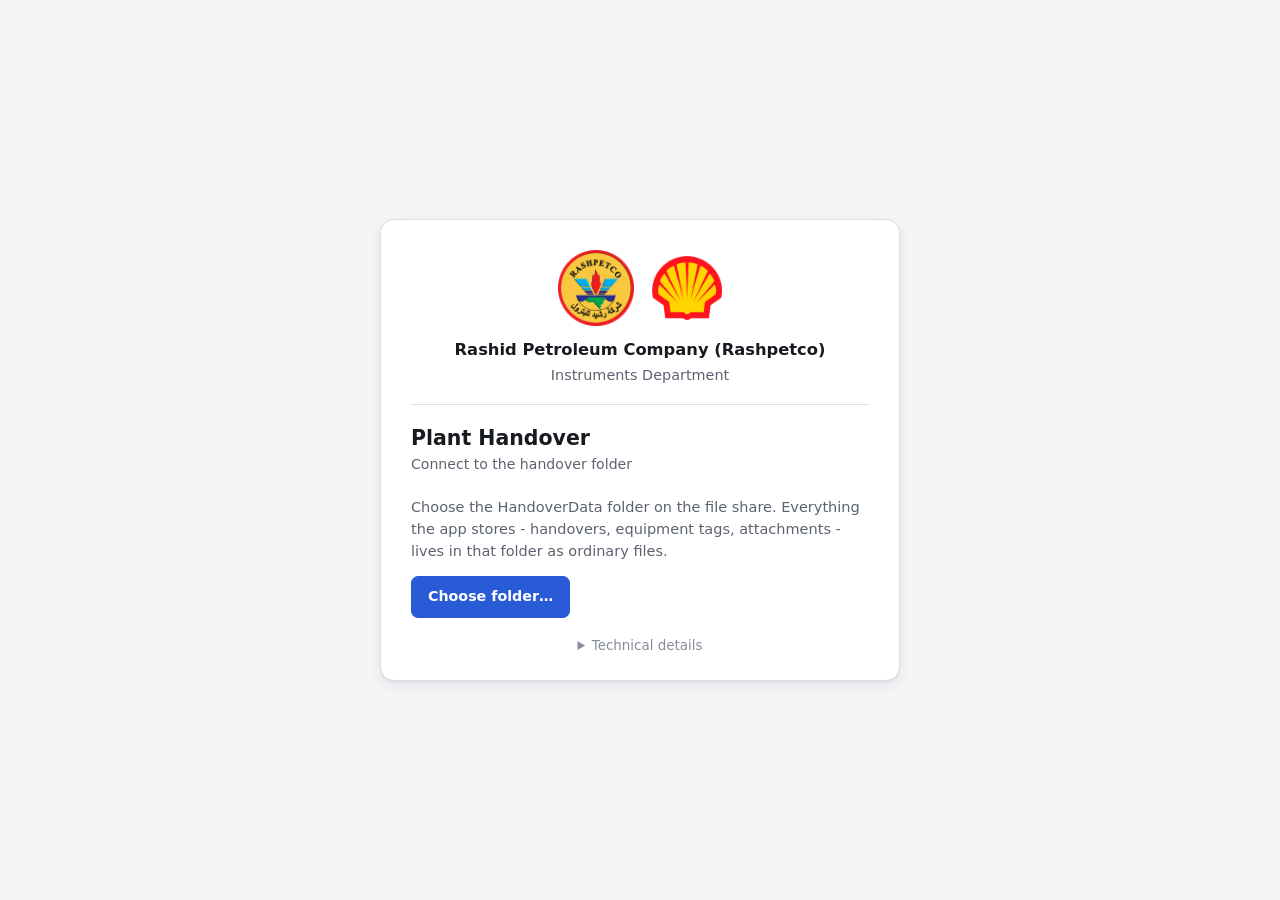
<file: index.html>
<!DOCTYPE html>
<html lang="en" dir="ltr">
<head>
<meta charset="utf-8">
<meta name="viewport" content="width=device-width, initial-scale=1">
<title>Plant Handover – Rashpetco Instruments</title>
<link rel="icon" type="image/png" href="img/favicon.png">
<link rel="stylesheet" href="css/app.css">
</head>
<body>

<!-- ======================= SETUP / GATE SCREEN ======================= -->
<div id="gate" class="gate">
  <div class="gate-card">
    <div class="gate-org">
      <div class="org-logos">
        <img src="img/rashpetco.png" alt="Rashpetco" class="logo-rashpetco">
        <img src="img/shell.png" alt="Shell" class="logo-shell">
      </div>
      <div class="org-name" data-i18n="org.company">Rashid Petroleum Company (Rashpetco)</div>
      <div class="org-dept" data-i18n="org.dept">Instruments Department</div>
    </div>
    <div class="gate-brand">
      <div>
        <h1 id="gate-title">Plant Handover</h1>
        <p id="gate-sub">Shift handovers linked to plant equipment</p>
      </div>
    </div>
    <div id="gate-body"></div>
    <div class="gate-foot" id="gate-foot"></div>
  </div>
</div>

<!-- ======================= MAIN APP ======================= -->
<div id="app" class="app hidden">

  <header class="topbar">
    <button class="icon-btn menu-toggle" id="nav-toggle" aria-label="Menu">
      <svg viewBox="0 0 24 24" width="22" height="22"><path fill="currentColor" d="M3 6h18v2H3zm0 5h18v2H3zm0 5h18v2H3z"/></svg>
    </button>
    <div class="topbar-brand">
      <img src="img/rashpetco.png" alt="Rashpetco" class="logo-rashpetco">
      <img src="img/shell.png" alt="Shell" class="logo-shell">
      <div class="brand-text">
        <span class="brand-app" data-i18n="app.name">Plant Handover</span>
        <span class="brand-org"><span data-i18n="org.short">Rashpetco</span> · <span data-i18n="org.dept">Instruments Department</span></span>
      </div>
    </div>

    <div class="topbar-search">
      <svg viewBox="0 0 24 24" width="16" height="16" aria-hidden="true"><path fill="currentColor" d="M15.5 14h-.8l-.3-.3a6.5 6.5 0 1 0-.7.7l.3.3v.8l5 5 1.5-1.5-5-5zm-6 0a4.5 4.5 0 1 1 0-9 4.5 4.5 0 0 1 0 9z"/></svg>
      <input type="search" id="global-search" autocomplete="off" data-i18n-ph="search.placeholder" placeholder="Search handovers, tags, comments...">
    </div>

    <div class="topbar-right">
      <div class="view-switch hidden" id="view-switch" role="group" aria-label="Database">
        <button type="button" data-view="managers"><span data-i18n="view.switchMgr">Managers</span></button>
        <button type="button" data-view="engineers"><span data-i18n="view.switchEng">Engineers</span></button>
      </div>
      <button class="icon-btn bell" id="bell-btn" aria-label="Notifications">
        <svg viewBox="0 0 24 24" width="20" height="20"><path fill="currentColor" d="M12 22a2 2 0 0 0 2-2h-4a2 2 0 0 0 2 2zm6-6v-5a6 6 0 0 0-5-5.9V4a1 1 0 1 0-2 0v1.1A6 6 0 0 0 6 11v5l-1.7 1.7V19h15.4v-1.3L18 16z"/></svg>
        <span class="bell-dot hidden" id="bell-dot"></span>
      </button>
      <button class="user-chip" id="user-chip">
        <span class="avatar" id="user-avatar">?</span>
        <span class="user-chip-name" id="user-name-label"></span>
      </button>
    </div>
  </header>

  <div class="shell">
    <nav class="sidenav" id="sidenav">
      <a class="nav-item" data-route="dashboard">
        <svg viewBox="0 0 24 24" width="19" height="19"><path fill="currentColor" d="M3 13h8V3H3v10zm0 8h8v-6H3v6zm10 0h8V11h-8v10zm0-18v6h8V3h-8z"/></svg>
        <span data-i18n="nav.dashboard">Dashboard</span>
      </a>
      <a class="nav-item" data-route="handovers">
        <svg viewBox="0 0 24 24" width="19" height="19"><path fill="currentColor" d="M14 2H6a2 2 0 0 0-2 2v16a2 2 0 0 0 2 2h12a2 2 0 0 0 2-2V8l-6-6zm2 16H8v-2h8v2zm0-4H8v-2h8v2zm-3-5V3.5L18.5 9H13z"/></svg>
        <span data-i18n="nav.handovers">Handovers</span>
      </a>
      <a class="nav-item" data-route="equipment">
        <svg viewBox="0 0 24 24" width="19" height="19"><path fill="currentColor" d="m19.4 13-.9-.5a6.6 6.6 0 0 0 0-2l.9-.5a1 1 0 0 0 .4-1.4l-1-1.7a1 1 0 0 0-1.3-.4l-.9.5a6.9 6.9 0 0 0-1.7-1V5a1 1 0 0 0-1-1h-2a1 1 0 0 0-1 1v1a6.9 6.9 0 0 0-1.7 1l-.9-.5a1 1 0 0 0-1.3.4l-1 1.7A1 1 0 0 0 4.4 10l.9.5a6.6 6.6 0 0 0 0 2l-.9.5a1 1 0 0 0-.4 1.4l1 1.7a1 1 0 0 0 1.3.4l.9-.5a6.9 6.9 0 0 0 1.7 1v1a1 1 0 0 0 1 1h2a1 1 0 0 0 1-1v-1a6.9 6.9 0 0 0 1.7-1l.9.5a1 1 0 0 0 1.3-.4l1-1.7a1 1 0 0 0-.4-1.4zM12 15a3 3 0 1 1 0-6 3 3 0 0 1 0 6z"/></svg>
        <span data-i18n="nav.equipment">Equipment</span>
      </a>
      <a class="nav-item" data-route="notifications">
        <svg viewBox="0 0 24 24" width="19" height="19"><path fill="currentColor" d="M12 22a2 2 0 0 0 2-2h-4a2 2 0 0 0 2 2zm6-6v-5a6 6 0 0 0-5-5.9V4a1 1 0 1 0-2 0v1.1A6 6 0 0 0 6 11v5l-1.7 1.7V19h15.4v-1.3L18 16z"/></svg>
        <span data-i18n="nav.notifications">Notifications</span>
        <span class="nav-count hidden" id="nav-unread"></span>
      </a>
      <div class="nav-sep"></div>
      <a class="nav-item" data-route="profile">
        <svg viewBox="0 0 24 24" width="19" height="19"><path fill="currentColor" d="M12 12a5 5 0 1 0 0-10 5 5 0 0 0 0 10zm0 2c-4 0-9 2-9 5v3h18v-3c0-3-5-5-9-5z"/></svg>
        <span data-i18n="nav.profile">Profile</span>
      </a>
      <a class="nav-item" data-route="admin">
        <svg viewBox="0 0 24 24" width="19" height="19"><path fill="currentColor" d="M12 1 3 5v6c0 5.5 3.8 10.7 9 12 5.2-1.3 9-6.5 9-12V5l-9-4zm0 6a2.5 2.5 0 1 1 0 5 2.5 2.5 0 0 1 0-5zm0 11c-1.7 0-3.9-.9-5-2.7.1-1.6 3.3-2.5 5-2.5s4.9.9 5 2.5c-1.1 1.8-3.3 2.7-5 2.7z"/></svg>
        <span data-i18n="nav.admin">Administration</span>
      </a>

      <div class="nav-foot">
        <div class="folder-status" id="folder-status"></div>
      </div>
    </nav>

    <main class="main" id="view"></main>
  </div>

  <button class="fab" id="fab-new" title="" data-i18n-title="handover.new">
    <svg viewBox="0 0 24 24" width="24" height="24"><path fill="currentColor" d="M19 13h-6v6h-2v-6H5v-2h6V5h2v6h6v2z"/></svg>
  </button>
</div>

<!-- ======================= OVERLAYS ======================= -->
<div class="modal-host hidden" id="modal-host">
  <div class="modal-backdrop" id="modal-backdrop"></div>
  <div class="modal" role="dialog" aria-modal="true">
    <div class="modal-head">
      <h2 id="modal-title"></h2>
      <button class="icon-btn" id="modal-close" aria-label="Close">
        <svg viewBox="0 0 24 24" width="20" height="20"><path fill="currentColor" d="M19 6.4 17.6 5 12 10.6 6.4 5 5 6.4 10.6 12 5 17.6 6.4 19 12 13.4 17.6 19 19 17.6 13.4 12z"/></svg>
      </button>
    </div>
    <div class="modal-body" id="modal-body"></div>
    <div class="modal-foot" id="modal-foot"></div>
  </div>
</div>

<div class="toast-host" id="toast-host"></div>

<div class="busy hidden" id="busy"><div class="spinner"></div><span id="busy-label"></span></div>

<script src="js/i18n.js"></script>
<script src="js/core.js"></script>
<script src="js/seed-tags.js"></script>
<script src="js/seed-staff.js"></script>
<script src="js/store.js"></script>
<script src="js/vendor/xlsx.full.min.js"></script>
<script src="js/import-template.js"></script>
<script src="js/views.js"></script>
<script src="js/app.js"></script>
</body>
</html>
</file>
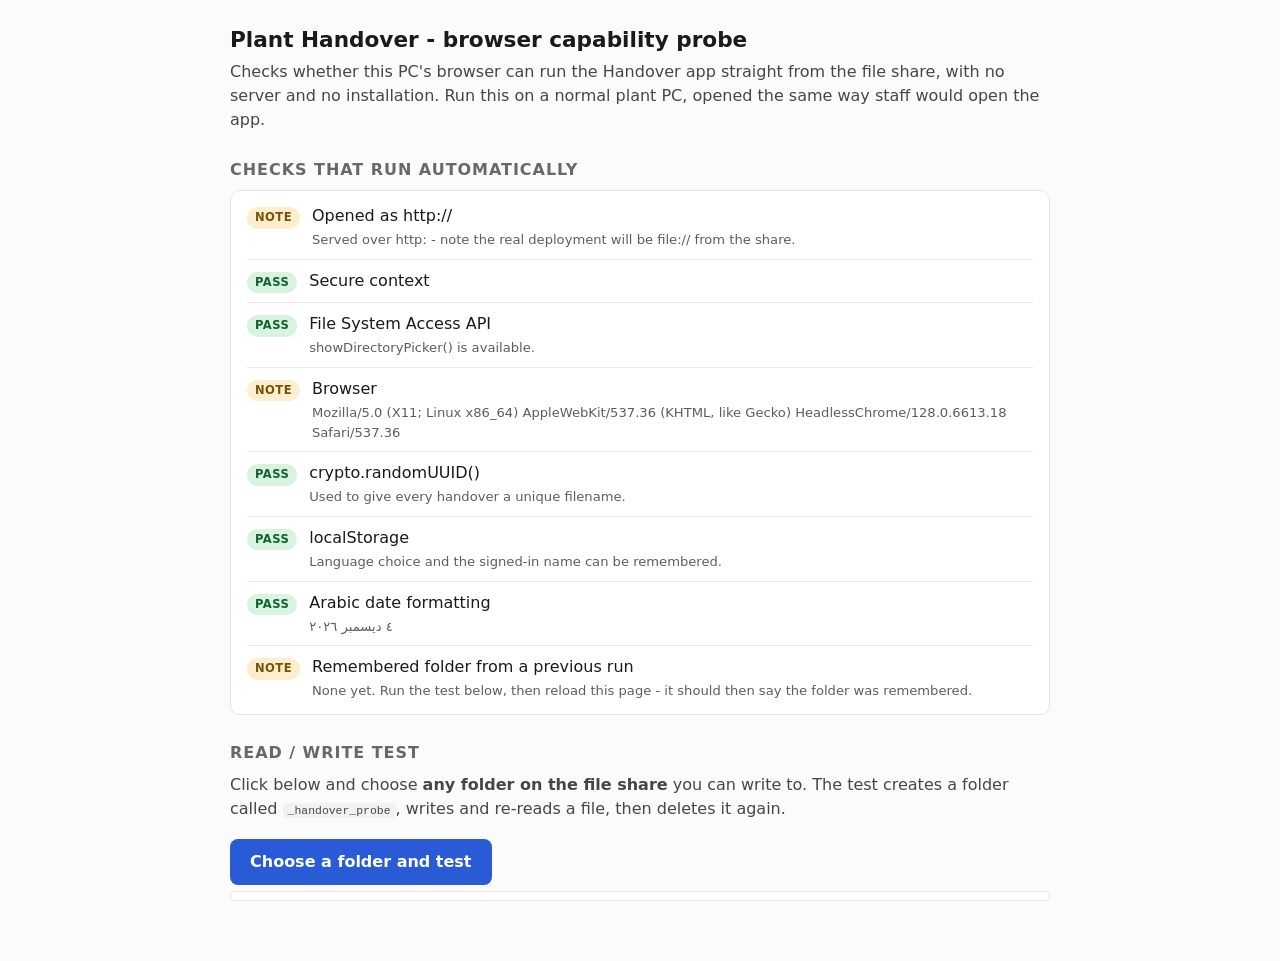
<file: probe.html>
<!DOCTYPE html>
<html lang="en">
<head>
<meta charset="utf-8">
<meta name="viewport" content="width=device-width, initial-scale=1">
<title>Handover - Browser Capability Probe</title>
<style>
  :root { color-scheme: light dark; }
  body {
    font-family: "Segoe UI", system-ui, sans-serif;
    max-width: 820px; margin: 0 auto; padding: 24px 18px 60px;
    line-height: 1.5; background: #fbfbfc; color: #1a1a1c;
  }
  @media (prefers-color-scheme: dark) {
    body { background: #131316; color: #e8e8ea; }
    .card { background: #1c1c20 !important; border-color: #33333a !important; }
    code { background: #26262c !important; }
  }
  h1 { font-size: 1.35rem; margin: 0 0 4px; }
  h2 { font-size: 1rem; margin: 26px 0 8px; text-transform: uppercase; letter-spacing: .06em; opacity: .65; }
  p.lede { margin: 0 0 20px; opacity: .8; }
  .card { background: #fff; border: 1px solid #e3e3e8; border-radius: 10px; padding: 4px 16px; }
  .row { display: flex; gap: 12px; padding: 9px 0; border-bottom: 1px solid rgba(128,128,140,.18); align-items: baseline; }
  .row:last-child { border-bottom: 0; }
  .badge { flex: 0 0 auto; font-size: .72rem; font-weight: 700; padding: 2px 8px; border-radius: 20px; letter-spacing: .04em; }
  .pass { background: #d8f3e0; color: #10632f; }
  .fail { background: #fbdcdc; color: #8c1d1d; }
  .warn { background: #fdeecd; color: #79520a; }
  .name { flex: 1 1 auto; }
  .detail { display: block; font-size: .82rem; opacity: .7; margin-top: 2px; word-break: break-word; }
  button {
    font: inherit; font-weight: 600; cursor: pointer; margin: 18px 0 6px;
    background: #2a5bd7; color: #fff; border: 0; border-radius: 8px; padding: 11px 20px;
  }
  button:hover { background: #2049b4; }
  button:disabled { opacity: .5; cursor: default; }
  code { background: #f0f0f3; padding: 1px 5px; border-radius: 4px; font-size: .88em; }
  #verdict { margin-top: 26px; padding: 14px 16px; border-radius: 10px; font-weight: 600; display: none; }
  .v-ok { background: #d8f3e0; color: #10632f; }
  .v-no { background: #fbdcdc; color: #8c1d1d; }
</style>
</head>
<body>

<h1>Plant Handover - browser capability probe</h1>
<p class="lede">Checks whether this PC's browser can run the Handover app straight from the file share, with no server and no installation. Run this on a normal plant PC, opened the same way staff would open the app.</p>

<h2>Checks that run automatically</h2>
<div class="card" id="static"></div>

<h2>Read / write test</h2>
<p class="lede" style="margin-bottom:0">Click below and choose <strong>any folder on the file share</strong> you can write to. The test creates a folder called <code>_handover_probe</code>, writes and re-reads a file, then deletes it again.</p>
<button id="run">Choose a folder and test</button>
<div class="card" id="live"></div>

<div id="verdict"></div>

<script>
(function () {
  "use strict";

  var DB_NAME = "handover_probe";
  var STORE = "handles";

  function add(container, name, state, detail) {
    var labels = { pass: "PASS", fail: "FAIL", warn: "NOTE" };
    var row = document.createElement("div");
    row.className = "row";
    var b = document.createElement("span");
    b.className = "badge " + state;
    b.textContent = labels[state];
    var n = document.createElement("span");
    n.className = "name";
    n.textContent = name;
    if (detail) {
      var d = document.createElement("span");
      d.className = "detail";
      d.textContent = detail;
      n.appendChild(d);
    }
    row.appendChild(b);
    row.appendChild(n);
    document.getElementById(container).appendChild(row);
  }

  // ---------- automatic checks ----------

  var proto = location.protocol;
  add("static", "Opened as " + proto + "//",
      proto === "file:" ? "pass" : "warn",
      proto === "file:"
        ? "Opened directly from disk or the share - this is how staff will open it."
        : "Served over " + proto + " - note the real deployment will be file:// from the share.");

  add("static", "Secure context", window.isSecureContext ? "pass" : "fail",
      window.isSecureContext ? "" : "The File System Access API is unavailable without this.");

  var hasFSA = typeof window.showDirectoryPicker === "function";
  add("static", "File System Access API", hasFSA ? "pass" : "fail",
      hasFSA ? "showDirectoryPicker() is available."
             : "Missing. Use Microsoft Edge or Google Chrome; Firefox and Safari do not support it.");

  add("static", "Browser", "warn", navigator.userAgent);

  add("static", "crypto.randomUUID()",
      (window.crypto && typeof crypto.randomUUID === "function") ? "pass" : "fail",
      "Used to give every handover a unique filename.");

  try {
    localStorage.setItem("__probe", "1");
    localStorage.removeItem("__probe");
    add("static", "localStorage", "pass", "Language choice and the signed-in name can be remembered.");
  } catch (e) {
    add("static", "localStorage", "fail", String(e));
  }

  try {
    var ar = new Intl.DateTimeFormat("ar-EG", { dateStyle: "long" }).format(new Date());
    add("static", "Arabic date formatting", "pass", ar);
  } catch (e) {
    add("static", "Arabic date formatting", "fail", String(e));
  }

  // IndexedDB - needed to remember the chosen folder between sessions
  function openDb() {
    return new Promise(function (resolve, reject) {
      var req;
      try { req = indexedDB.open(DB_NAME, 1); }
      catch (e) { reject(e); return; }
      req.onupgradeneeded = function () { req.result.createObjectStore(STORE); };
      req.onsuccess = function () { resolve(req.result); };
      req.onerror = function () { reject(req.error || new Error("indexedDB blocked")); };
      req.onblocked = function () { reject(new Error("indexedDB blocked")); };
    });
  }

  function idbPut(key, value) {
    return openDb().then(function (db) {
      return new Promise(function (resolve, reject) {
        var tx = db.transaction(STORE, "readwrite");
        tx.objectStore(STORE).put(value, key);
        tx.oncomplete = function () { resolve(true); };
        tx.onerror = function () { reject(tx.error); };
      });
    });
  }

  function idbGet(key) {
    return openDb().then(function (db) {
      return new Promise(function (resolve, reject) {
        var tx = db.transaction(STORE, "readonly");
        var r = tx.objectStore(STORE).get(key);
        r.onsuccess = function () { resolve(r.result); };
        r.onerror = function () { reject(r.error); };
      });
    });
  }

  // Did a previous run leave a folder handle behind?
  idbGet("folder").then(function (handle) {
    if (!handle) {
      add("static", "Remembered folder from a previous run", "warn",
          "None yet. Run the test below, then reload this page - it should then say the folder was remembered.");
      return;
    }
    if (!handle.queryPermission) {
      add("static", "Remembered folder from a previous run", "warn", "Stored, but permission cannot be checked.");
      return;
    }
    return handle.queryPermission({ mode: "readwrite" }).then(function (state) {
      add("static", "Remembered folder from a previous run",
          state === "granted" ? "pass" : "warn",
          state === "granted"
            ? "Folder '" + handle.name + "' reopened with no new prompt."
            : "Folder '" + handle.name + "' remembered, but the browser will ask to confirm access once per session (permission: " + state + ").");
    });
  }).catch(function (e) {
    add("static", "IndexedDB (remembering the folder)", "fail",
        String(e) + " - staff would have to re-pick the folder every time they open the app.");
  });

  // ---------- interactive read / write test ----------

  var btn = document.getElementById("run");
  if (!hasFSA) { btn.disabled = true; }

  btn.addEventListener("click", function () {
    btn.disabled = true;
    document.getElementById("live").innerHTML = "";
    runTest().then(function (ok) {
      var v = document.getElementById("verdict");
      v.style.display = "block";
      if (ok) {
        v.className = "v-ok";
        v.textContent = "This PC can run the Handover app from the share with no server. Reload this page to confirm the folder is remembered.";
      } else {
        v.className = "v-no";
        v.textContent = "Something above failed - the app would need a different approach on this PC. Send the results to Claude.";
      }
      btn.disabled = false;
    });
  });

  function runTest() {
    var dir, testDir, fileHandle;
    var failed = false;
    function step(name, state, detail) {
      if (state === "fail") { failed = true; }
      add("live", name, state, detail);
    }

    return window.showDirectoryPicker({ mode: "readwrite" })
      .then(function (d) {
        dir = d;
        step("Folder chosen", "pass", d.name);
        return dir.requestPermission ? dir.requestPermission({ mode: "readwrite" }) : "granted";
      })
      .then(function (perm) {
        step("Write permission", perm === "granted" ? "pass" : "fail", "permission: " + perm);
        return dir.getDirectoryHandle("_handover_probe", { create: true });
      })
      .then(function (d) {
        testDir = d;
        step("Created a sub-folder", "pass", "_handover_probe");
        return testDir.getFileHandle("record.json.tmp", { create: true });
      })
      .then(function (fh) {
        fileHandle = fh;
        return fh.createWritable();
      })
      .then(function (w) {
        return w.write(JSON.stringify({ id: crypto.randomUUID(), title: "Test handover", ts: Date.now() })).then(function () { return w.close(); });
      })
      .then(function () {
        step("Wrote a temporary file", "pass", "record.json.tmp");
        // The atomic-write pattern the app depends on: write .tmp, then rename over the real file.
        if (typeof fileHandle.move === "function") {
          return fileHandle.move("record.json").then(function () {
            step("Renamed .tmp over the real file (atomic write)", "pass",
                 "Safe saves - other users can never read a half-written record.");
          }).catch(function (e) {
            step("Renamed .tmp over the real file (atomic write)", "warn",
                 "move() failed: " + e + " - the app will fall back to writing in place.");
          });
        }
        step("Renamed .tmp over the real file (atomic write)", "warn",
             "move() unsupported here - the app will fall back to writing in place.");
        return null;
      })
      .then(function () {
        return testDir.getFileHandle("record.json").catch(function () { return fileHandle; });
      })
      .then(function (fh) { return fh.getFile(); })
      .then(function (f) { return f.text(); })
      .then(function (text) {
        var ok = false;
        try { ok = !!JSON.parse(text).id; } catch (e) {}
        step("Read the file back", ok ? "pass" : "fail", ok ? text.slice(0, 90) : "Could not parse: " + text);
        var names = [];
        var it = testDir.values();
        function walk() {
          return it.next().then(function (r) {
            if (r.done) { return names; }
            names.push(r.value.name);
            return walk();
          });
        }
        return walk();
      })
      .then(function (names) {
        step("Listed folder contents", names.length ? "pass" : "fail", names.join(", ") || "empty");
        return idbPut("folder", dir).then(function () {
          step("Remembered the folder for next time", "pass", "Stored in the browser - reload to confirm.");
        }).catch(function (e) {
          step("Remembered the folder for next time", "fail", String(e));
        });
      })
      .then(function () {
        return dir.removeEntry("_handover_probe", { recursive: true }).then(function () {
          step("Cleaned up the test folder", "pass", "_handover_probe removed");
        }).catch(function (e) {
          step("Cleaned up the test folder", "warn", "Please delete _handover_probe by hand: " + e);
        });
      })
      .then(function () { return !failed; })
      .catch(function (e) {
        if (e && e.name === "AbortError") {
          add("live", "Folder chosen", "warn", "Cancelled - nothing was tested.");
          return false;
        }
        add("live", "Test stopped with an error", "fail", (e && e.name ? e.name + ": " : "") + e);
        return false;
      });
  }
})();
</script>
</body>
</html>
</file>
<file: css/app.css>
/* ==========================================================================
   Plant Handover - stylesheet
   Runs from a file share with no server: no @import, no web fonts, no CDN.
   ========================================================================== */

:root {
  color-scheme: light dark;

  --bg:            #f4f5f7;
  --bg-raised:     #ffffff;
  --bg-sunken:     #eceef1;
  --bg-hover:      #f0f2f5;
  --border:        #dcdfe4;
  --border-strong: #c3c8d0;

  --text:          #171a1f;
  --text-soft:     #5b6270;
  --text-faint:    #868d9a;

  --accent:        #2a5bd7;
  --accent-hover:  #2049b4;
  --accent-soft:   #e8eefc;
  --accent-text:   #ffffff;

  --danger:        #c0392b;
  --danger-soft:   #fbe6e3;
  --success:       #10743a;
  --success-soft:  #dff3e5;
  --warn:          #8a5a00;
  --warn-soft:     #fdf0d5;

  --st-draft:      #6b7280;  --st-draft-bg:      #eceef1;
  --st-submitted:  #1d4ed8;  --st-submitted-bg:  #e3ebfd;
  --st-progress:   #6d28d9;  --st-progress-bg:   #eee7fd;
  --st-spare:      #9a5b00;  --st-spare-bg:      #fdeed2;
  --st-permit:     #a4501b;  --st-permit-bg:     #fde9db;
  --st-contractor: #0f6f78;  --st-contractor-bg: #d9f2f4;
  --st-resolved:   #10743a;  --st-resolved-bg:   #dcf2e5;
  --st-closed:     #44505f;  --st-closed-bg:     #e2e6ea;

  --radius:   10px;
  --radius-s: 7px;
  --shadow:   0 1px 2px rgba(16,20,28,.06), 0 4px 14px rgba(16,20,28,.07);
  --shadow-lg:0 10px 40px rgba(16,20,28,.18);

  --topbar-h: 56px;
  --nav-w:    230px;

  --font: "Segoe UI", Tahoma, system-ui, -apple-system, "Helvetica Neue", Arial, sans-serif;
}

@media (prefers-color-scheme: dark) {
  :root {
    --bg:            #121418;
    --bg-raised:     #1b1e24;
    --bg-sunken:     #0d0f12;
    --bg-hover:      #23272f;
    --border:        #2c313a;
    --border-strong: #3b414c;

    --text:          #e7e9ed;
    --text-soft:     #a4acb9;
    --text-faint:    #79818f;

    --accent:        #5b87f5;
    --accent-hover:  #7ca0f8;
    --accent-soft:   #1c2740;
    --accent-text:   #0d0f12;

    --danger:        #f07a6d;
    --danger-soft:   #3a1f1c;
    --success:       #5fca8d;
    --success-soft:  #16301f;
    --warn:          #e5b45f;
    --warn-soft:     #35290f;

    --st-draft:      #a0a8b4;  --st-draft-bg:      #24282f;
    --st-submitted:  #7ba0f7;  --st-submitted-bg:  #1a2440;
    --st-progress:   #b195f5;  --st-progress-bg:   #261e3d;
    --st-spare:      #e0ab54;  --st-spare-bg:      #342710;
    --st-permit:     #e39a6b;  --st-permit-bg:     #351f12;
    --st-contractor: #5cc3cd;  --st-contractor-bg: #0e2b2e;
    --st-resolved:   #5fca8d;  --st-resolved-bg:   #14301f;
    --st-closed:     #9aa5b3;  --st-closed-bg:     #232830;

    --shadow:   0 1px 2px rgba(0,0,0,.4), 0 4px 16px rgba(0,0,0,.35);
    --shadow-lg:0 12px 44px rgba(0,0,0,.55);
  }
}

* { box-sizing: border-box; }

html, body { height: 100%; }

body {
  margin: 0;
  font-family: var(--font);
  font-size: 14.5px;
  line-height: 1.5;
  background: var(--bg);
  color: var(--text);
  -webkit-font-smoothing: antialiased;
}


.hidden { display: none !important; }

h1, h2, h3, h4 { margin: 0; font-weight: 650; line-height: 1.3; }

a { color: var(--accent); text-decoration: none; }

button, input, select, textarea { font: inherit; color: inherit; }

/* ============================ GATE / SETUP ============================ */

.gate {
  position: fixed; inset: 0; z-index: 60;
  display: flex; align-items: center; justify-content: center;
  padding: 20px; background: var(--bg);
}

.gate-card {
  width: 100%; max-width: 520px;
  background: var(--bg-raised);
  border: 1px solid var(--border);
  border-radius: 14px;
  box-shadow: var(--shadow);
  padding: 30px 30px 24px;
}

.gate-brand { display: flex; gap: 14px; align-items: center; margin-bottom: 22px; }
.gate-org {
  text-align: center; padding-bottom: 18px; margin-bottom: 20px;
  border-bottom: 1px solid var(--border);
}
.gate-org .org-logos { display: flex; justify-content: center; align-items: center; gap: 18px; margin-bottom: 12px; }
.gate-org .logo-rashpetco { width: 76px; height: 76px; }
.gate-org .logo-shell { height: 64px; width: auto; }
.gate-org .org-name { font-weight: 680; font-size: 1.02rem; }
.gate-org .org-dept { color: var(--text-soft); font-size: .9rem; margin-top: 2px; }
.gate-brand h1 { font-size: 1.28rem; }
.gate-brand p { margin: 2px 0 0; color: var(--text-soft); font-size: .88rem; }

.gate-foot { margin: 18px 0 0; font-size: .8rem; color: var(--text-faint); text-align: center; }

.gate-step { margin-bottom: 18px; }
.gate-step p { margin: 0 0 14px; color: var(--text-soft); }

/* ============================ TOP BAR ============================ */

.app { min-height: 100vh; display: flex; flex-direction: column; }

.topbar {
  position: sticky; top: 0; z-index: 30;
  height: var(--topbar-h); flex: none;
  display: flex; align-items: center; gap: 12px;
  padding-inline: 14px;
  background: var(--bg-raised);
  border-bottom: 1px solid var(--border);
}

.topbar-brand {
  display: flex; align-items: center; gap: 9px;
  font-weight: 680; font-size: .98rem; white-space: nowrap;
}
.topbar-brand .logo-rashpetco { width: 36px; height: 36px; flex: none; }
.topbar-brand .logo-shell { height: 30px; width: auto; flex: none; }
.topbar-brand .brand-text {
  display: flex; flex-direction: column; line-height: 1.15;
  padding-inline-start: 10px; margin-inline-start: 2px;
  border-inline-start: 1px solid var(--border);
}
.topbar-brand .brand-app { font-weight: 680; font-size: .98rem; }
.topbar-brand .brand-org { font-weight: 500; font-size: .74rem; color: var(--text-soft); }

.topbar-search {
  flex: 1 1 auto; max-width: 520px;
  margin-inline: auto;
  position: relative;
  display: flex; align-items: center;
}
.topbar-search svg {
  position: absolute; inset-inline-start: 11px;
  color: var(--text-faint); pointer-events: none;
}
.topbar-search input {
  width: 100%;
  padding: 8px 12px; padding-inline-start: 34px;
  border: 1px solid var(--border);
  border-radius: 20px;
  background: var(--bg-sunken);
  outline: none;
}
.topbar-search input:focus { border-color: var(--accent); background: var(--bg-raised); }

.topbar-right { display: flex; align-items: center; gap: 6px; margin-inline-start: auto; }

.icon-btn {
  display: inline-flex; align-items: center; justify-content: center;
  width: 36px; height: 36px; padding: 0;
  border: 0; border-radius: 8px;
  background: transparent; color: var(--text-soft); cursor: pointer;
  position: relative;
}
.icon-btn:hover { background: var(--bg-hover); color: var(--text); }

.menu-toggle { display: none; }

.bell-dot {
  position: absolute; top: 7px; inset-inline-end: 8px;
  width: 8px; height: 8px; border-radius: 50%;
  background: var(--danger); border: 2px solid var(--bg-raised);
}


.user-chip {
  display: flex; align-items: center; gap: 8px;
  border: 0; background: transparent; cursor: pointer;
  padding: 4px 8px 4px 4px; border-radius: 20px;
}
.user-chip:hover { background: var(--bg-hover); }
.user-chip-name { font-size: .86rem; font-weight: 600; max-width: 150px; overflow: hidden; text-overflow: ellipsis; white-space: nowrap; }

.avatar {
  display: inline-flex; align-items: center; justify-content: center;
  width: 30px; height: 30px; flex: none;
  border-radius: 50%; background: var(--accent); color: var(--accent-text);
  font-size: .78rem; font-weight: 700;
}
.avatar.lg { width: 54px; height: 54px; font-size: 1.15rem; }

/* ============================ SHELL + NAV ============================ */

.shell { flex: 1 1 auto; display: flex; align-items: stretch; min-height: 0; }

.sidenav {
  width: var(--nav-w); flex: none;
  background: var(--bg-raised);
  border-inline-end: 1px solid var(--border);
  padding: 14px 10px;
  display: flex; flex-direction: column; gap: 2px;
  position: sticky; top: var(--topbar-h);
  height: calc(100vh - var(--topbar-h));
  overflow-y: auto;
}

.nav-item {
  cursor: pointer;
  display: flex; align-items: center; gap: 11px;
  padding: 9px 12px; border-radius: var(--radius-s);
  color: var(--text-soft); font-weight: 560; font-size: .92rem;
}
.nav-item svg { flex: none; opacity: .85; }
.nav-item:hover { background: var(--bg-hover); color: var(--text); }
.nav-item.active { background: var(--accent-soft); color: var(--accent); font-weight: 680; }
.nav-item.active svg { opacity: 1; }

.nav-count {
  margin-inline-start: auto;
  background: var(--danger); color: #fff;
  font-size: .7rem; font-weight: 700;
  min-width: 19px; height: 19px; padding-inline: 5px;
  border-radius: 10px;
  display: inline-flex; align-items: center; justify-content: center;
}

.nav-sep { height: 1px; background: var(--border); margin: 10px 8px; }
.nav-foot { margin-top: auto; padding: 10px 6px 0; }

.folder-status { font-size: .74rem; color: var(--text-faint); line-height: 1.45; word-break: break-word; }
.folder-status b { color: var(--text-soft); font-weight: 650; }
.folder-status.warn { color: var(--warn); }

.main { flex: 1 1 auto; min-width: 0; padding: 22px 26px 80px; }

/* ============================ PAGE FURNITURE ============================ */

.page-head {
  display: flex; align-items: flex-start; gap: 16px;
  flex-wrap: wrap; margin-bottom: 18px;
}
.page-head h1 { font-size: 1.32rem; }
.page-head p { margin: 3px 0 0; color: var(--text-soft); font-size: .88rem; }
.page-head .spacer { flex: 1 1 auto; }

.card {
  background: var(--bg-raised);
  border: 1px solid var(--border);
  border-radius: var(--radius);
  padding: 16px 18px;
}
.card + .card { margin-top: 14px; }
.card h3 { font-size: .96rem; margin-bottom: 10px; }

.grid { display: grid; gap: 14px; }
.grid > .card + .card { margin-top: 0; }
.grid.stats { grid-template-columns: repeat(auto-fit, minmax(168px, 1fr)); }
.grid.two   { grid-template-columns: repeat(auto-fit, minmax(300px, 1fr)); }

.stat {
  background: var(--bg-raised);
  border: 1px solid var(--border);
  border-radius: var(--radius);
  padding: 15px 17px;
  cursor: pointer;
  transition: border-color .12s, transform .12s;
}
.stat:hover { border-color: var(--border-strong); transform: translateY(-1px); }
.stat .n { font-size: 1.85rem; font-weight: 700; line-height: 1.1; font-variant-numeric: tabular-nums; }
.stat .l { color: var(--text-soft); font-size: .84rem; margin-top: 3px; }
.stat.alert .n { color: var(--danger); }
.stat.attn { border-color: var(--accent); box-shadow: inset 3px 0 0 var(--accent); }
.stat.attn .n { color: var(--accent); }
.badge.s-unseen { background: var(--accent); color: #fff; }
.badge.s-restricted { background: rgba(147, 51, 234, .14); color: #7e22ce; }
.imp-table td { vertical-align: top; font-size: .86rem; }
.imp-table tr.imp-bad td { background: var(--danger-soft); }
.imp-table tr.imp-warn td { background: rgba(245, 158, 11, .12); }
.imp-e { color: var(--danger); font-weight: 600; }
.imp-w { color: #9a5b00; }

.empty {
  text-align: center; padding: 42px 20px;
  color: var(--text-faint);
}
.empty svg { opacity: .35; margin-bottom: 10px; }
.empty p { margin: 0 0 4px; }

.muted { color: var(--text-soft); }
.faint { color: var(--text-faint); }
.small { font-size: .84rem; }
.nowrap { white-space: nowrap; }
.mono { font-family: "Cascadia Mono", Consolas, ui-monospace, monospace; }

/* ============================ BUTTONS ============================ */

.btn {
  display: inline-flex; align-items: center; justify-content: center; gap: 7px;
  padding: 9px 16px; border-radius: var(--radius-s);
  border: 1px solid var(--border-strong);
  background: var(--bg-raised); color: var(--text);
  font-weight: 620; font-size: .89rem; cursor: pointer;
  white-space: nowrap;
}
.btn:hover { background: var(--bg-hover); }
.btn:disabled { opacity: .5; cursor: default; }
.btn.primary { background: var(--accent); border-color: var(--accent); color: var(--accent-text); }
.btn.primary:hover { background: var(--accent-hover); border-color: var(--accent-hover); }
.btn.danger { color: var(--danger); border-color: var(--danger); background: transparent; }
.btn.danger:hover { background: var(--danger-soft); }
.btn.ghost { border-color: transparent; background: transparent; color: var(--text-soft); }
.btn.ghost:hover { background: var(--bg-hover); color: var(--text); }
.btn.sm { padding: 6px 11px; font-size: .82rem; }
.btn-row { display: flex; gap: 9px; flex-wrap: wrap; }

.fab {
  position: fixed; inset-block-end: 26px; inset-inline-end: 26px;
  width: 54px; height: 54px; border-radius: 50%;
  border: 0; background: var(--accent); color: var(--accent-text);
  box-shadow: var(--shadow-lg); cursor: pointer; z-index: 25;
  display: flex; align-items: center; justify-content: center;
}
.fab:hover { background: var(--accent-hover); }

/* ============================ FORMS ============================ */

.field { margin-bottom: 14px; }
.field label {
  display: block; margin-bottom: 5px;
  font-size: .84rem; font-weight: 620; color: var(--text-soft);
}
.field .req { color: var(--danger); }

.input, select.input, textarea.input {
  width: 100%; padding: 9px 11px;
  border: 1px solid var(--border-strong);
  border-radius: var(--radius-s);
  background: var(--bg-raised);
  outline: none;
}
.input:focus { border-color: var(--accent); box-shadow: 0 0 0 3px var(--accent-soft); }
textarea.input { min-height: 110px; resize: vertical; line-height: 1.55; }
.input.err { border-color: var(--danger); }
.err-msg { color: var(--danger); font-size: .8rem; margin-top: 4px; }

.form-row { display: grid; gap: 14px; grid-template-columns: repeat(auto-fit, minmax(190px, 1fr)); }

.check { display: flex; align-items: center; gap: 9px; cursor: pointer; padding: 5px 0; }
.check input { width: 16px; height: 16px; accent-color: var(--accent); }

/* ============================ BADGES / CHIPS ============================ */

.badge {
  display: inline-flex; align-items: center; gap: 5px;
  padding: 3px 10px; border-radius: 20px;
  font-size: .76rem; font-weight: 680; white-space: nowrap;
  background: var(--st-draft-bg); color: var(--st-draft);
}
.badge::before { content: ""; width: 6px; height: 6px; border-radius: 50%; background: currentColor; }

.badge.s-draft              { background: var(--st-draft-bg);      color: var(--st-draft); }
.badge.s-info               { background: var(--st-submitted-bg);  color: var(--st-submitted); }
.badge.s-info_followup      { background: var(--st-spare-bg);      color: var(--st-spare); }

.tag-chip {
  display: inline-flex; align-items: center; gap: 6px;
  padding: 3px 9px; border-radius: 6px;
  background: var(--bg-sunken); border: 1px solid var(--border);
  font-size: .8rem; font-weight: 650;
  font-family: "Cascadia Mono", Consolas, ui-monospace, monospace;
}
.tag-chip .x { cursor: pointer; opacity: .55; font-weight: 700; }
.tag-chip .x:hover { opacity: 1; color: var(--danger); }
.tag-chip.link { cursor: pointer; }
.tag-chip.link:hover { border-color: var(--accent); color: var(--accent); }

.chips { display: flex; flex-wrap: wrap; gap: 7px; }

/* ============================ LISTS ============================ */

.list { display: flex; flex-direction: column; gap: 10px; }

.row-card {
  background: var(--bg-raised);
  border: 1px solid var(--border);
  border-radius: var(--radius);
  padding: 13px 16px;
  cursor: pointer;
  transition: border-color .12s;
}
.row-card:hover { border-color: var(--accent); }
.row-card .r1 { display: flex; align-items: center; gap: 10px; flex-wrap: wrap; }
.row-card .r1 h4 { font-size: .96rem; flex: 1 1 auto; min-width: 0; }
.row-card .r2 {
  margin-top: 7px; display: flex; gap: 14px; flex-wrap: wrap;
  font-size: .81rem; color: var(--text-faint);
}
.row-card .r2 span { display: inline-flex; align-items: center; gap: 5px; }
.row-card .snippet {
  margin-top: 6px; color: var(--text-soft); font-size: .86rem;
  display: -webkit-box; -webkit-line-clamp: 2; -webkit-box-orient: vertical; overflow: hidden;
}

.table { width: 100%; border-collapse: collapse; font-size: .88rem; }
.table th, .table td {
  text-align: start; padding: 9px 11px;
  border-bottom: 1px solid var(--border);
}
.table th { font-size: .78rem; text-transform: uppercase; letter-spacing: .04em; color: var(--text-faint); font-weight: 680; }
.table tbody tr:hover { background: var(--bg-hover); }
.table td.actions { text-align: end; white-space: nowrap; }

/* ============================ DETAIL VIEW ============================ */

.detail-grid { display: grid; gap: 16px; grid-template-columns: minmax(0,1fr) 300px; align-items: start; }
@media (max-width: 950px) { .detail-grid { grid-template-columns: 1fr; } }

.meta-list { display: flex; flex-direction: column; gap: 11px; }
.meta-list .m { display: flex; gap: 10px; font-size: .86rem; }
.meta-list .m .k { color: var(--text-faint); flex: 0 0 104px; }
.meta-list .m .v { color: var(--text); font-weight: 560; min-width: 0; word-break: break-word; }

.prose { white-space: pre-wrap; line-height: 1.62; }

.timeline { position: relative; padding-inline-start: 22px; }
.timeline::before {
  content: ""; position: absolute; inset-block: 6px 6px;
  inset-inline-start: 5px; width: 2px; background: var(--border);
}
.tl-item { position: relative; padding-bottom: 16px; }
.tl-item::before {
  content: ""; position: absolute;
  inset-inline-start: -21px; top: 5px;
  width: 10px; height: 10px; border-radius: 50%;
  background: var(--accent); border: 2px solid var(--bg-raised);
}
.tl-item .t { font-size: .74rem; color: var(--text-faint); }
.tl-item .b { font-size: .88rem; margin-top: 1px; }

.comment { padding: 12px 0; border-bottom: 1px solid var(--border); display: flex; gap: 11px; }
.comment:last-child { border-bottom: 0; }
.comment .c-body { flex: 1 1 auto; min-width: 0; }
.comment .c-head { display: flex; gap: 9px; align-items: baseline; flex-wrap: wrap; }
.comment .c-head b { font-size: .87rem; }
.comment .c-text { margin-top: 3px; white-space: pre-wrap; font-size: .9rem; line-height: 1.55; }

.attach-grid { display: grid; gap: 10px; grid-template-columns: repeat(auto-fill, minmax(150px, 1fr)); }
.attach {
  border: 1px solid var(--border); border-radius: var(--radius-s);
  padding: 10px; background: var(--bg-raised); cursor: pointer;
  display: flex; flex-direction: column; gap: 6px; align-items: flex-start;
}
.attach:hover { border-color: var(--accent); }
.attach .fname { font-size: .82rem; font-weight: 600; word-break: break-all; }
.attach .fsize { font-size: .74rem; color: var(--text-faint); }
.attach img { width: 100%; height: 86px; object-fit: cover; border-radius: 5px; background: var(--bg-sunken); }
.attach .ficon {
  width: 100%; height: 86px; border-radius: 5px; background: var(--bg-sunken);
  display: flex; align-items: center; justify-content: center;
  font-size: .8rem; font-weight: 700; color: var(--text-faint); letter-spacing: .06em;
}

.dropzone {
  border: 2px dashed var(--border-strong); border-radius: var(--radius);
  padding: 22px; text-align: center; color: var(--text-soft);
  cursor: pointer; font-size: .88rem;
}
.dropzone:hover, .dropzone.over { border-color: var(--accent); background: var(--accent-soft); color: var(--accent); }
.imp-drop { padding: 22px 16px 18px; margin-top: 4px; transition: background .15s, border-color .15s; }
.imp-drop-icon { font-size: 1.9rem; line-height: 1; margin-bottom: 6px; color: var(--accent); }
.imp-drop-text { font-weight: 600; color: var(--text); }
.imp-drop.over .imp-drop-text { color: var(--accent); }
.imp-drop.over { border-style: solid; }

/* ============================ DROPDOWN ============================ */

.dropdown { position: relative; display: inline-block; }

.dropdown-panel {
  position: absolute; z-index: 25;
  inset-inline-start: 0; top: calc(100% + 5px);
  min-width: 280px; max-height: 320px; overflow-y: auto;
  background: var(--bg-raised);
  border: 1px solid var(--border-strong);
  border-radius: var(--radius-s);
  box-shadow: var(--shadow-lg);
  padding: 6px;
}
.dropdown-panel label {
  display: flex; gap: 10px; align-items: center;
  padding: 7px 9px; border-radius: 5px; cursor: pointer;
  font-size: .88rem; font-weight: 500; margin: 0;
}
.dropdown-panel label:hover { background: var(--bg-hover); }
.dropdown-panel input { width: 15px; height: 15px; accent-color: var(--accent); flex: none; }
.dropdown-panel .dd-role { color: var(--text-faint); font-size: .8rem; margin-inline-start: auto; }
.dropdown-panel .dd-empty { padding: 10px; color: var(--text-faint); font-size: .85rem; }

.dd-btn::after { content: "\25be"; margin-inline-start: 6px; opacity: .6; }

/* ============================ FILTER BAR ============================ */

.filters {
  display: flex; gap: 9px; flex-wrap: wrap; align-items: center;
  margin-bottom: 14px;
}
.filters select, .filters input {
  padding: 7px 10px; border-radius: var(--radius-s);
  border: 1px solid var(--border); background: var(--bg-raised);
  font-size: .85rem; outline: none;
}
.filters select:focus, .filters input:focus { border-color: var(--accent); }

/* ============================ MODAL ============================ */

.modal-host { position: fixed; inset: 0; z-index: 50; display: flex; align-items: center; justify-content: center; padding: 18px; }
.modal-backdrop { position: absolute; inset: 0; background: rgba(10,12,16,.55); }
.modal {
  position: relative; z-index: 1;
  width: 100%; max-width: 560px; max-height: 88vh;
  display: flex; flex-direction: column;
  background: var(--bg-raised); border-radius: 13px;
  box-shadow: var(--shadow-lg); border: 1px solid var(--border);
}
.modal.wide { max-width: 860px; }
.modal-head {
  display: flex; align-items: center; gap: 12px;
  padding: 15px 18px; border-bottom: 1px solid var(--border);
}
.modal-head h2 { font-size: 1rem; flex: 1 1 auto; }
.modal-body { padding: 18px; overflow-y: auto; }
.modal-foot {
  padding: 13px 18px; border-top: 1px solid var(--border);
  display: flex; justify-content: flex-end; gap: 9px; flex-wrap: wrap;
}
.modal-foot:empty { display: none; }

/* ============================ TOAST / BUSY ============================ */

.toast-host {
  position: fixed; inset-block-end: 20px; inset-inline-start: 50%;
  transform: translateX(-50%); z-index: 70;
  display: flex; flex-direction: column; gap: 8px; align-items: center;
  pointer-events: none;
}

.toast {
  background: #1e2229; color: #f2f4f7;
  padding: 10px 18px; border-radius: 22px;
  font-size: .87rem; font-weight: 560;
  box-shadow: var(--shadow-lg);
  max-width: 90vw;
}
.toast.ok   { background: #10743a; }
.toast.err  { background: #a3281b; }

.busy {
  position: fixed; inset: 0; z-index: 65;
  display: flex; align-items: center; justify-content: center; gap: 14px;
  flex-direction: column;
  background: rgba(244,245,247,.72); color: var(--text-soft); font-size: .9rem;
}
@media (prefers-color-scheme: dark) { .busy { background: rgba(18,20,24,.72); } }

.spinner {
  width: 30px; height: 30px; border-radius: 50%;
  border: 3px solid var(--border-strong); border-top-color: var(--accent);
  animation: spin .7s linear infinite;
}
@keyframes spin { to { transform: rotate(360deg); } }

/* ============================ RESPONSIVE ============================ */

@media (max-width: 860px) {
  .menu-toggle { display: inline-flex; }
  .topbar-brand .brand-text { display: none; }
  .topbar-brand .logo-rashpetco { width: 30px; height: 30px; }
  .topbar-brand .logo-shell { height: 25px; }
  .sidenav {
    position: fixed; z-index: 40;
    inset-block: var(--topbar-h) 0; inset-inline-start: 0;
    transform: translateX(-102%);
    transition: transform .18s ease;
    height: auto; box-shadow: var(--shadow-lg);
  }
  .sidenav.open { transform: translateX(0) !important; }
  .main { padding: 16px 14px 90px; }
  .user-chip-name { display: none; }
}

/* Status picker on the handover form (Info / Info & Follow-up) */
.kind-picker { display: grid; grid-template-columns: repeat(2, minmax(0, 1fr)); gap: 10px; max-width: 620px; }
.kind-opt {
  --k: var(--st-submitted); --k-bg: var(--st-submitted-bg);
  position: relative; display: flex; align-items: flex-start; gap: 11px;
  padding: 12px 14px; cursor: pointer;
  border: 1.5px solid var(--border); border-radius: var(--radius);
  background: var(--bg-raised);
  transition: border-color .12s, background .12s, box-shadow .12s;
}
.field .kind-opt { display: flex; margin: 0; font-size: inherit; font-weight: 400; color: var(--text); }
.kind-opt.kind-info_followup { --k: var(--st-spare); --k-bg: var(--st-spare-bg); }
.kind-opt:hover { border-color: var(--border-strong); }
.kind-opt input { position: absolute; opacity: 0; width: 1px; height: 1px; pointer-events: none; }
.kind-mark {
  flex: none; width: 18px; height: 18px; margin-top: 1px; border-radius: 50%;
  border: 2px solid var(--border-strong); background: var(--bg-raised);
  transition: border-color .12s, box-shadow .12s;
}
.kind-body { display: flex; flex-direction: column; gap: 2px; min-width: 0; }
.kind-title { font-weight: 650; font-size: .95rem; color: var(--text); }
.kind-desc { font-size: .82rem; color: var(--text-soft); line-height: 1.35; }
.kind-opt:has(input:checked) { border-color: var(--k); background: var(--k-bg); }
.kind-opt:has(input:checked) .kind-mark { border-color: var(--k); box-shadow: inset 0 0 0 3px var(--bg-raised); background: var(--k); }
.kind-opt:has(input:checked) .kind-title { color: var(--k); }
.kind-opt:has(input:focus-visible) { box-shadow: 0 0 0 3px var(--accent-soft); }
@media (max-width: 560px) { .kind-picker { grid-template-columns: 1fr; } }

/* Show-password eye inside password boxes */
.pw-wrap { position: relative; display: block; }
.pw-wrap > input { width: 100%; padding-inline-end: 42px; }
.pw-eye {
  position: absolute; inset-inline-end: 4px; top: 50%; transform: translateY(-50%);
  width: 34px; height: 30px; display: inline-flex; align-items: center; justify-content: center;
  border: 0; border-radius: 6px; background: transparent; color: var(--text-faint); cursor: pointer;
}
.pw-eye:hover { color: var(--text); background: var(--bg-hover); }
.pw-eye.on { color: var(--accent); }

@media (max-width: 480px) {
  .topbar-brand .logo-shell { display: none; }
}

/* ============================ MANAGER VIEWS ============================ */
:root { --mgr: #7e22ce; --mgr-soft: rgba(147, 51, 234, .12); }

.view-switch {
  display: inline-flex; padding: 3px; gap: 2px; margin-inline-end: 6px;
  background: var(--bg-sunken); border: 1px solid var(--border); border-radius: 999px;
}
.view-switch button {
  border: 0; background: transparent; color: var(--text-soft); cursor: pointer;
  font: inherit; font-size: .82rem; font-weight: 600; padding: 5px 13px; border-radius: 999px;
}
.view-switch button:hover { color: var(--text); }
.view-switch button.on { background: var(--bg-raised); color: var(--accent); box-shadow: 0 1px 2px rgba(16,20,28,.12); }
.view-switch button[data-view="managers"].on { color: var(--mgr); }
body.in-managers-view .topbar { box-shadow: inset 0 -3px 0 var(--mgr); }

.view-pill {
  display: inline-block; vertical-align: middle; margin-inline-start: 10px;
  font-size: .74rem; font-weight: 650; letter-spacing: .02em; padding: 3px 10px; border-radius: 999px;
  background: var(--accent-soft); color: var(--accent);
}
.view-pill.v-managers { background: var(--mgr-soft); color: var(--mgr); }

.view-cards { display: grid; grid-template-columns: 1fr 1fr; gap: 12px; }
.view-card {
  position: relative; text-align: start; cursor: pointer; font: inherit; color: var(--text);
  display: flex; flex-direction: column; gap: 4px; padding: 16px 16px 14px;
  background: var(--bg-raised); border: 2px solid var(--border); border-radius: var(--radius);
  border-top: 5px solid var(--accent);
}
.view-card.v-managers { border-top-color: var(--mgr); }
.view-card:hover { border-color: var(--accent); border-top-width: 5px; }
.view-card.v-managers:hover { border-color: var(--mgr); }
.view-card-title { font-weight: 700; font-size: 1rem; }
.view-card-desc { color: var(--text-soft); font-size: .84rem; line-height: 1.35; }
.view-card-count { margin-top: 6px; font-size: .82rem; font-weight: 600; color: var(--text-faint); }
.view-card-last {
  position: absolute; top: 8px; inset-inline-end: 10px; font-size: .68rem; font-weight: 650;
  color: var(--text-faint); text-transform: uppercase; letter-spacing: .05em;
}
@media (max-width: 560px) { .view-cards { grid-template-columns: 1fr; } }
@media (max-width: 900px) { .view-switch button { padding: 5px 9px; font-size: .76rem; } }

.kind-opt.aud-all { --k: var(--accent); --k-bg: var(--accent-soft); }
.kind-opt.aud-managers { --k: var(--mgr); --k-bg: var(--mgr-soft); }
.aud-note { display: flex; gap: 8px; align-items: center; padding: 9px 12px; border-radius: var(--radius-s);
  background: var(--mgr-soft); color: var(--mgr); font-size: .86rem; font-weight: 600; }
.db-cards { display: grid; grid-template-columns: repeat(2, minmax(0, 1fr)); gap: 16px; }
.db-card { border-top: 4px solid var(--accent); }
.db-card.v-managers { border-top-color: var(--mgr); }
.db-card h4 { margin: 16px 0 4px; font-size: .9rem; }
@media (max-width: 900px) { .db-cards { grid-template-columns: 1fr; } }

/* ============================ ACTIONS REQUIRED ============================ */
.act-list { display: flex; flex-direction: column; gap: 6px; margin-bottom: 10px; }
.act {
  display: flex; align-items: center; gap: 10px; padding: 8px 10px;
  border: 1px solid var(--border); border-radius: var(--radius-s); background: var(--bg-raised);
}
.act-mark {
  flex: none; width: 16px; height: 16px; border-radius: 50%;
  border: 2px solid var(--st-spare); background: var(--bg-raised);
}
.act.done .act-mark { border-color: var(--success); background: var(--success); box-shadow: inset 0 0 0 3px var(--bg-raised); }
.act.old .act-mark { border-color: var(--border-strong); border-style: dashed; }
.act-body { flex: 1 1 auto; min-width: 0; }
.act-text { font-size: .92rem; white-space: pre-wrap; overflow-wrap: anywhere; }
.act.done .act-text { color: var(--text-soft); text-decoration: line-through; text-decoration-color: var(--text-faint); }
.act-meta { font-size: .78rem; color: var(--text-faint); margin-top: 2px; }
.act-meta a { color: var(--accent); }
.act .act-text-input { flex: 1 1 auto; }
.act-add-row { display: flex; gap: 8px; }
.act-add-row .input { flex: 1 1 auto; }
.act-count { color: var(--st-spare); font-weight: 600; }
.c-done { display: inline-block; margin: 2px 0 4px; padding: 2px 8px; border-radius: 999px;
  background: var(--success-soft); color: var(--success); font-size: .78rem; font-weight: 650; }
.comment.flash { outline: 2px solid var(--accent); outline-offset: 3px; border-radius: var(--radius-s); }
</file>
